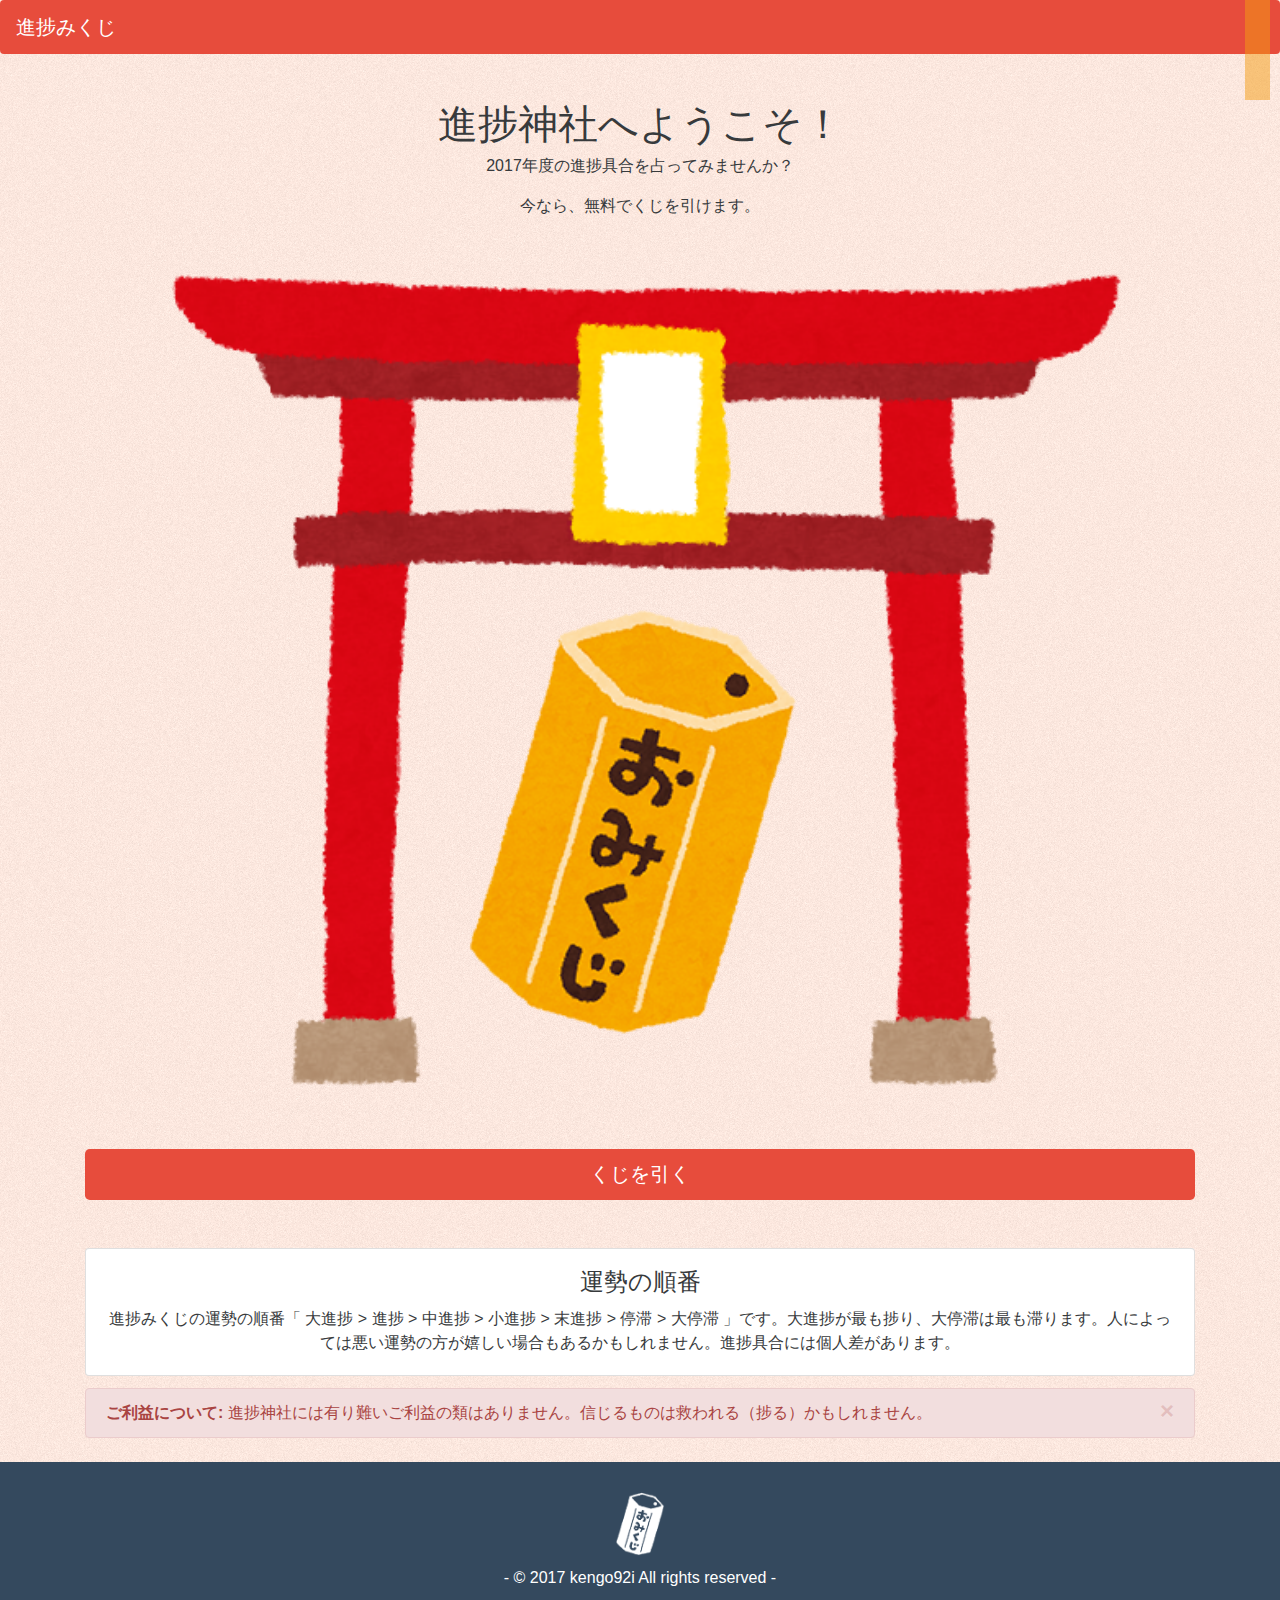
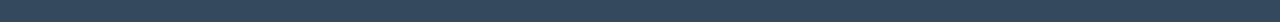
<file: index.html>
<!DOCTYPE html>
<html>
<head>
    <title>進捗みくじ</title>
    <meta charset="UTF-8"/>
    <meta name="viewport" content="width=device-width, initial-scale=1">
    <link rel="stylesheet" type="text/css" href="css/bootstrap.min.css" />
    <link rel="stylesheet" type="text/css" href="css/style.css" />
    <script type="text/javascript" src="js/jquery-3.1.1.min.js"></script>
    <script type="text/javascript" src="js/bootstrap.min.js"></script>
</head>
<body>
    <nav class="navbar navbar-dark bg-vermilion mb-3">
          <a class="navbar-brand" href="#">進捗みくじ</a>
          <div class="yellow-band"></div>
    </nav>

    <div class="container content">
        <div class="text-xs-center">
            <h1>進捗神社へようこそ！</h1>
            <p>2017年度の進捗具合を占ってみませんか？</p>
            <p>今なら、無料でくじを引けます。</p>
            <img src="images/main.png" width="90%"/>
            <a href="raffle.html" class="btn btn-lg btn-vermilion btn-block mt-2 mb-3">くじを引く</a>
        </div>

        <div class="mb-2">
            <div class="card card-block text-xs-center">
                <h4 class="card-title">運勢の順番</h4>
                <p class="card-text">進捗みくじの運勢の順番「 大進捗 &gt; 進捗 &gt; 中進捗 &gt; 小進捗 &gt; 末進捗 &gt; 停滞 &gt; 大停滞 」です。大進捗が最も捗り、大停滞は最も滞ります。人によっては悪い運勢の方が嬉しい場合もあるかもしれません。進捗具合には個人差があります。</p>
            </div>
            
            <div class="alert alert-danger alert-dismissible fade in" role="alert">
                <button type="button" class="close" data-dismiss="alert" aria-label="Close">
                    <span aria-hidden="true">&times;</span>
                </button>
                <strong>ご利益について: </strong> 進捗神社には有り難いご利益の類はありません。信じるものは救われる（捗る）かもしれません。
            </div>
        </div>

    </div>
    <footer id="footer">
        <div class="text-xs-center">
            <img src="images/footer-omikuji.png" width="50"/>
            <p>- © 2017 kengo92i All rights reserved - </p>
        </div>
    </footer>
</body>
</html>
</file>
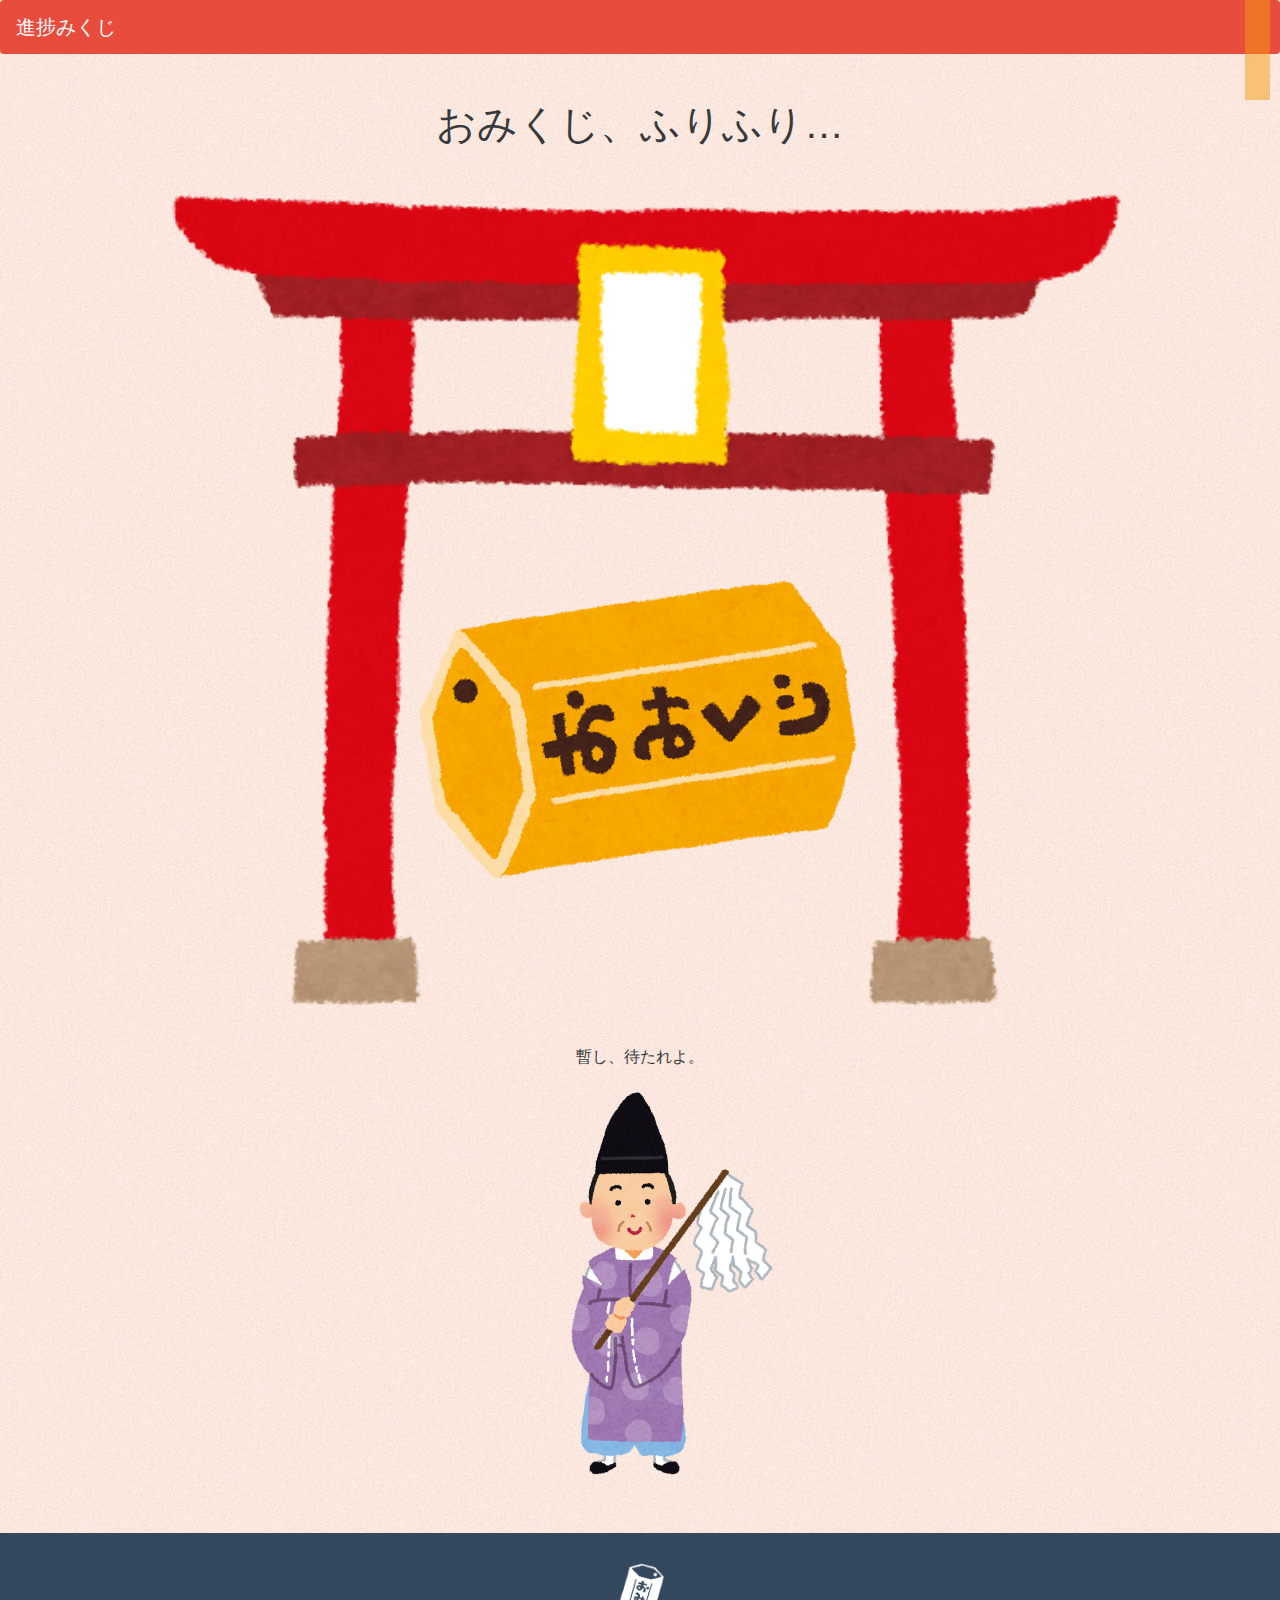
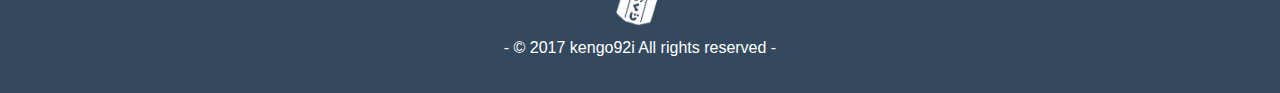
<file: raffle.html>
<!DOCTYPE html>
<html>
<head>
    <title>進捗みくじ</title>
    <meta charset="UTF-8"/>
    <meta name="viewport" content="width=device-width, initial-scale=1">
    <link rel="stylesheet" type="text/css" href="css/bootstrap.min.css" />
    <link rel="stylesheet" type="text/css" href="css/style.css" />
    <script type="text/javascript" src="js/jquery-3.1.1.min.js"></script>
    <script type="text/javascript" src="js/bootstrap.min.js"></script>
</head>
<body>
    <nav class="navbar navbar-dark bg-vermilion mb-3">
          <a class="navbar-brand" href="index.html">進捗みくじ</a>
          <div class="yellow-band"></div>
    </nav>

    <div class="container content">
        <div class="text-xs-center mb-3">
            <h1>おみくじ、ふりふり…</h1>
            <div class="animation-frame">
                <img src="images/torii.png" width="90%" id="torii"/>
                <span><img src="images/omikuji.png" width="32%" id="omikuji"/></span>
            </div>
            <p>暫し、待たれよ。</p>
            <img src="images/jinja_kannushi.png" width="25%"/>
        </div>

    </div>
    <footer id="footer">
        <div class="text-xs-center">
            <img src="images/footer-omikuji.png" width="50"/>
            <p>- © 2017 kengo92i All rights reserved - </p>
        </div>
    </footer>
    <script type="text/javascript" src="js/omikuji.js"></script>
    <script>
        $(function() {
            $("#omikuji").animate({'z-index': 1}, {
                duration: 2000,
                step: function(num) {
                    $(this).css({
                        transform: 'rotate(' + (num * 850) + 'deg)'
                    });
                },
                complete: function() {
                    $(this).css('z-index', 0);
                    var num = omikuji.randomInt();
                    window.location.href = "result.html?num=" + num;
                }
            });
        }); 
    </script>
</body>
</html>
</file>
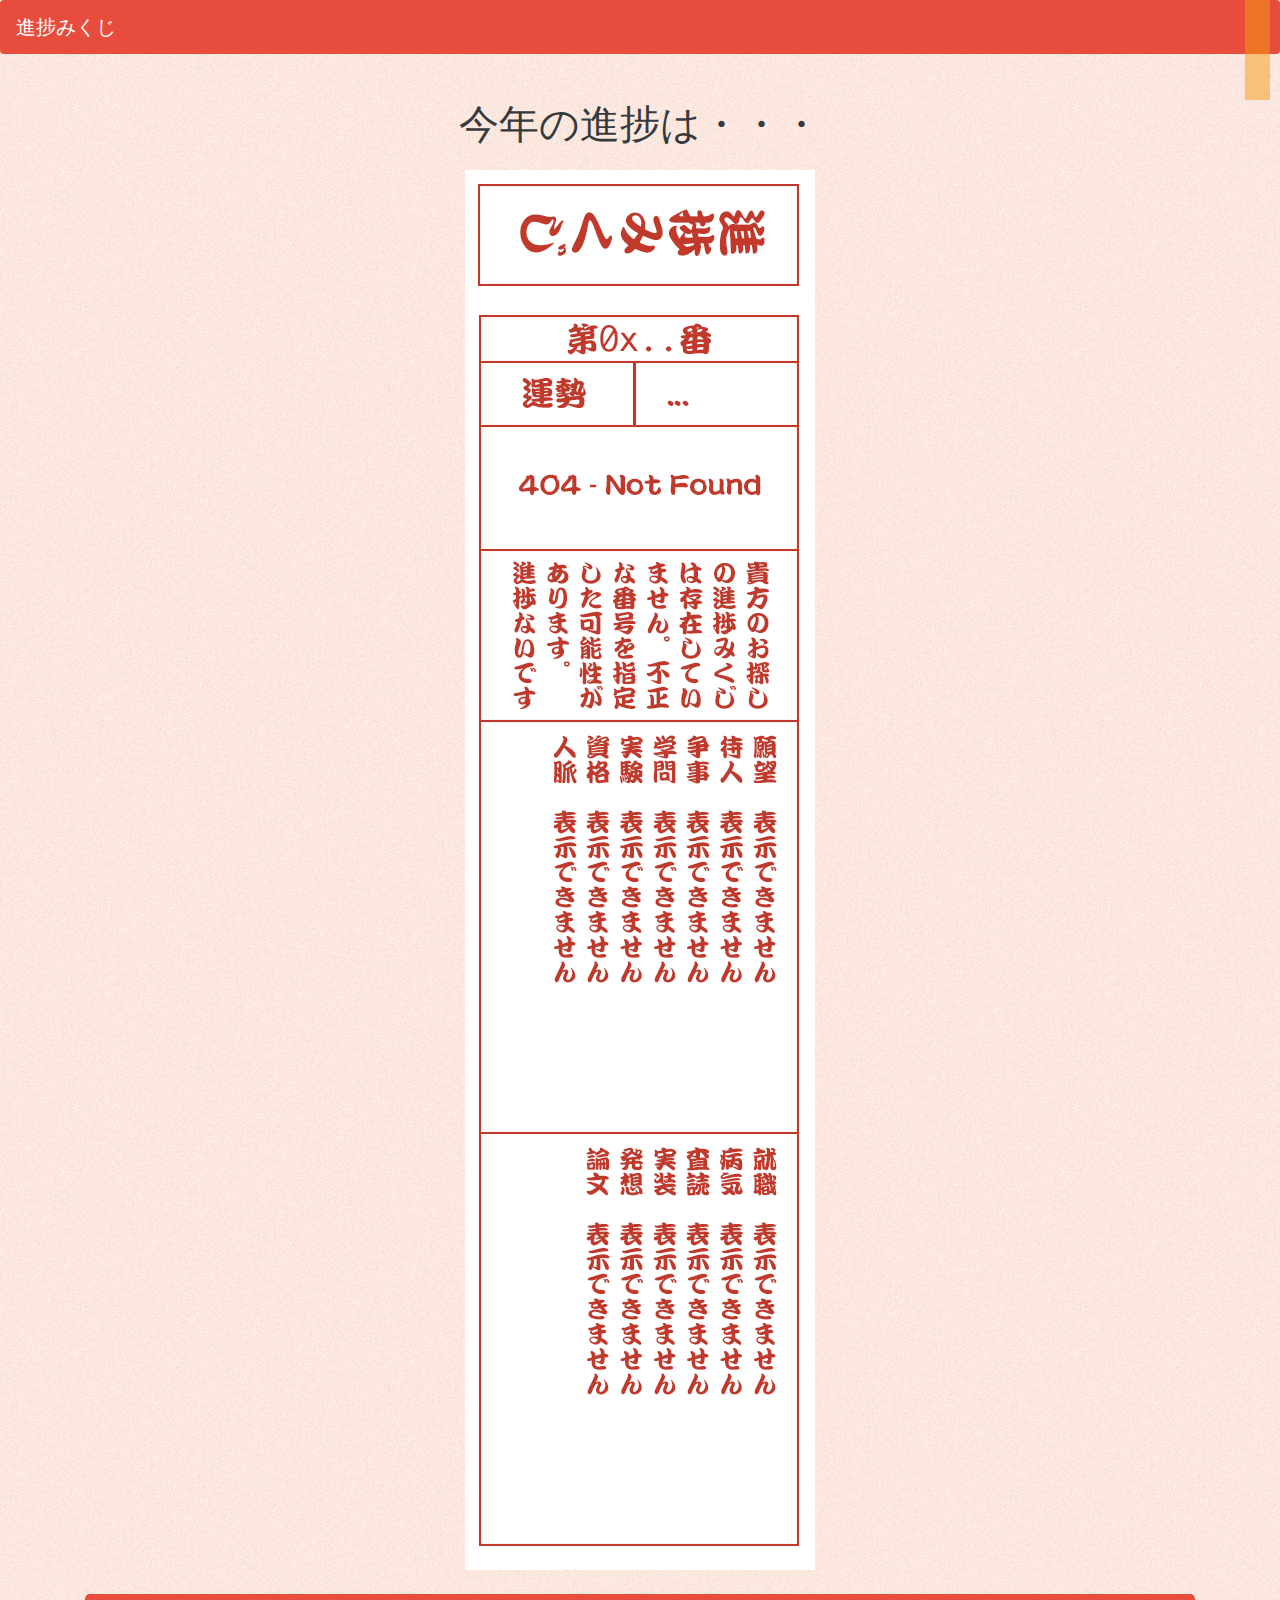
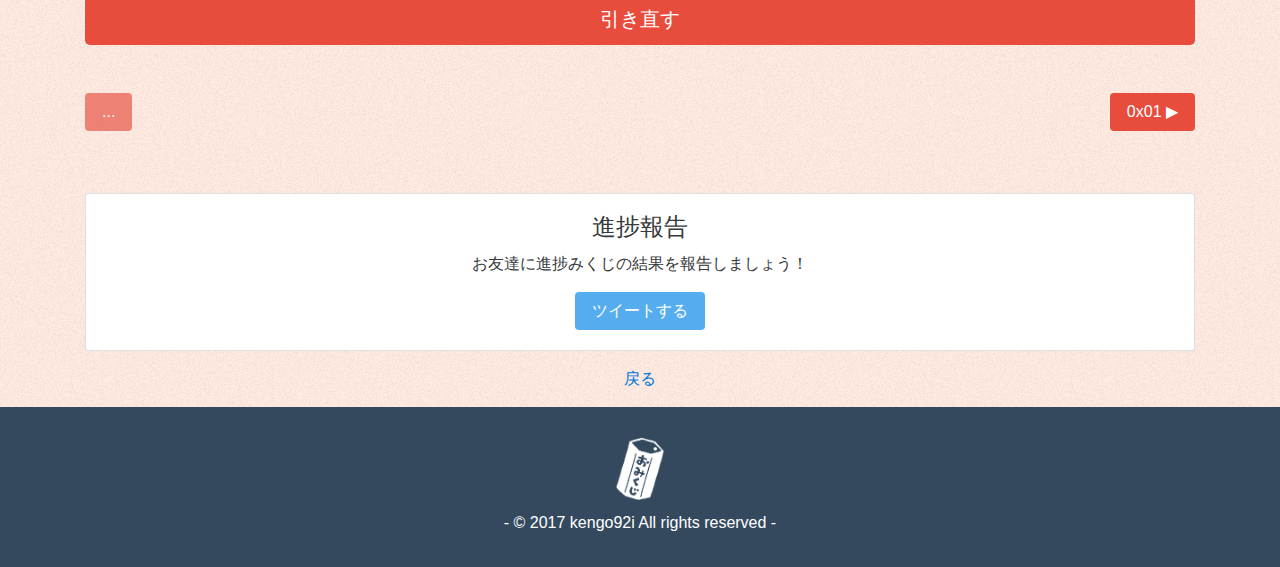
<file: result.html>
<!DOCTYPE html>
<html>
<head>
    <title>進捗みくじ</title>
    <meta charset="UTF-8"/>
    <meta name="viewport" content="width=device-width, initial-scale=1">
    <link rel="stylesheet" type="text/css" href="css/bootstrap.min.css" />
    <link rel="stylesheet" type="text/css" href="css/style.css" />
    <script type="text/javascript" src="js/jquery-3.1.1.min.js"></script>
    <script type="text/javascript" src="js/bootstrap.min.js"></script>
</head>
<body>
    <nav class="navbar navbar-dark bg-vermilion mb-3">
          <a class="navbar-brand" href="index.html">進捗みくじ</a>
          <div class="yellow-band"></div>
    </nav>

    <div class="container content">
        <div class="text-xs-center">
            <h1 class="mb-2">今年の進捗は・・・</h1>
            <div id="omikuji-container"></div>
           <a href="raffle.html" class="btn btn-lg btn-vermilion btn-block mt-2 mb-3">引き直す</a>
        </div>

        <div id="omikuji-pagenation">
            <a class="btn btn-vermilion omikuji-prev" href="">&larr; 0x06</a>
            <a class="btn btn-vermilion omikuji-next" href="">0x08 &rarr;</a>
        </div>

        <div id="share-button-area" class="card card-block text-xs-center">
            <h4 class="card-title">進捗報告</h4>
            <p class="card-text">お友達に進捗みくじの結果を報告しましょう！</p>
            <div id="share-button"></div>
        </div> 

        <div class="text-xs-center m-1">
            <a href="index.html">戻る</a>
        </div>
    </div>
    <footer id="footer">
        <div class="text-xs-center">
            <img src="images/footer-omikuji.png" width="50"/>
            <p>- © 2017 kengo92i All rights reserved - </p>
        </div>
    </footer>
    <script type="text/javascript" src="js/omikuji.js"></script>
    <script>
        $(function() {
            var omikujiNum = omikuji.getOmikujiNumber();
            omikuji.showOmikuji(omikujiNum, "#omikuji-container");
            omikuji.updatePagenation(omikujiNum);
            omikuji.createTwitterButton(omikujiNum);
        });
    </script>
</body>
</html>
</file>
<file: css/style.css>
@charset "utf-8";

body {
    padding: 0;
    margin: 0;
    display: flex;
    flex-direction: column;
    min-height: 100vh;
    background-image: url('images/bg.png');
}

.content {
    flex: 1;
}

/* common */
.bg-vermilion {
    color: #FFF;
    background-color: #e74c3c;
}

.btn-vermilion {
    color: #FFF;
    background-color: #e74c3c;
}
.btn-vermilion:hover {
    color: #FFF;
    background-color: #c0392b;
    border: 2px solid #f1c40f;
}
.btn-vermilion:link, .btn-vermilion:visited, .btn-vermilion:active {
    color: #FFF; 
}

.btn-twitter {
    color: #FFF;
    background-color: #55acee;
}
.btn-twitter:hover {
    color: #FFF;
    background-color: #008fde;
}
.btn-twitter:link, .btn-twitter:visited, .btn-twitter:active {
    color: #FFF; 
}

.yellow-band {
    position: absolute;
    color: #333;
    background: rgba(243, 156, 18, 0.5);
    top: 0px;
    right: 10px;
    width: 25px;
    height: 100px;
    padding: 5px;
}

/* raffle */
.animation-frame {
    position: relative;
    width: 100%;
}
.animation-frame span {
    position: absolute;
    bottom: 10%;
    left: 0%;
    width: 100%;
}

/* result */
#omikuji-container img {
    width: 100%;
    max-width: 350px;
}

#omikuji-pagenation {
  position: relative;
  height: 100px;
  width: 100%;
}
.omikuji-prev, .omikuji-next { position: absolute; }
.omikuji-next { right: 0px; }
.okikuji-prev { left: 0px;  }

/* footer */
#footer {
    color: #FFF;
    background: #34495e;
    height: 160px;
    padding-top: 30px;
}
#footer img {
    margin-bottom: 10px;
}
</file>
